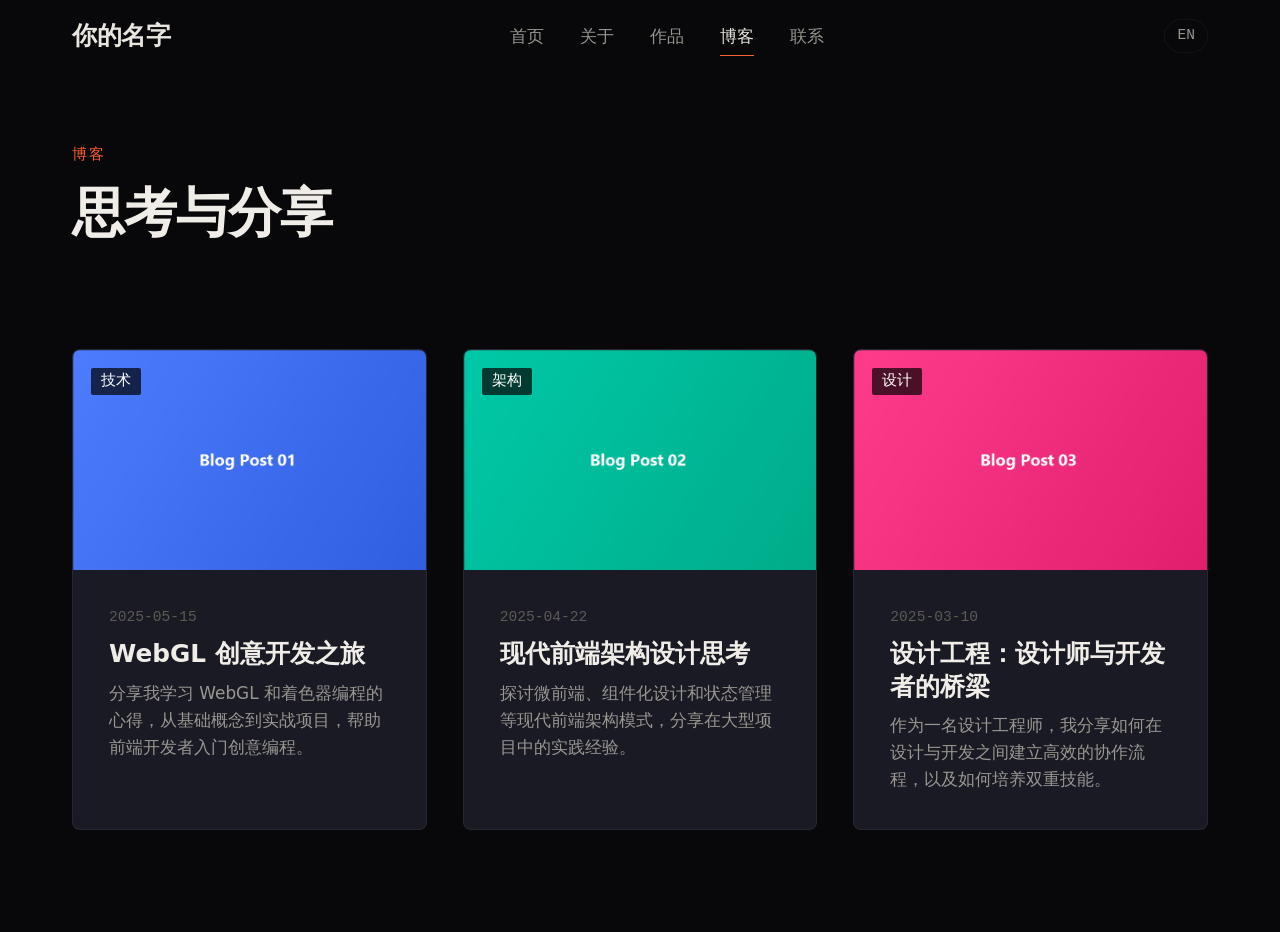
<file: blog.html>
<!DOCTYPE html>
<html lang="zh-CN">
<head>
<meta charset="UTF-8">
<meta name="viewport" content="width=device-width,initial-scale=1.0">
<link rel="icon" type="image/svg+xml" href="assets/images/general/favicon.svg">
<title>Blog — Your Name</title>
<link rel="stylesheet" href="css/reset.css">
<link rel="stylesheet" href="css/variables.css">
<link rel="stylesheet" href="css/base.css">
<link rel="stylesheet" href="css/layout.css">
<link rel="stylesheet" href="css/navigation.css">
<link rel="stylesheet" href="css/blog.css">
<link rel="stylesheet" href="css/cursor.css">
<link rel="stylesheet" href="css/animations.css">
<link rel="stylesheet" href="css/responsive.css">
<script src="data/site-config.js"></script>
<script src="data/translations.js"></script>
<script src="data/blog-posts.js"></script>
</head>
<body>

<div class="custom-cursor" aria-hidden="true"></div>

<header class="nav" id="nav">
  <div class="nav__inner">
    <a href="index.html" class="nav__logo" data-i18n="hero.name">Your Name</a>
    <nav class="nav__links" id="navLinks">
      <a href="index.html" class="nav__link" data-i18n="nav.home">Home</a>
      <a href="index.html#about" class="nav__link" data-i18n="nav.about">About</a>
      <a href="index.html#portfolio" class="nav__link" data-i18n="nav.portfolio">Portfolio</a>
      <a href="blog.html" class="nav__link active" data-i18n="nav.blog">Blog</a>
      <a href="index.html#contact" class="nav__link" data-i18n="nav.contact">Contact</a>
    </nav>
    <div class="nav__actions">
      <button class="nav__lang" data-lang-toggle data-i18n="lang.switch">EN</button>
      <button class="nav__burger" id="navBurger" aria-label="Menu" aria-expanded="false">
        <span></span><span></span><span></span>
      </button>
    </div>
  </div>
</header>

<main class="blog-post" id="blogPost">
  <a href="blog.html" class="blog-post__back" data-i18n="blog.back" id="blogBack">← Back to list</a>
  <div class="blog-post__meta" id="blogMeta"></div>
  <h1 class="blog-post__title" id="blogTitle"></h1>
  <div class="blog-post__body" id="blogBody"></div>
  <nav class="blog-post__nav" id="blogPostNav"></nav>
</main>

<div class="blog-listing" id="blogListing">
  <section style="padding-top:calc(var(--nav-height) + var(--space-xl))">
    <div class="section-inner">
      <div class="blog__header">
        <div>
          <p class="section-label" data-i18n="blog.label">Blog</p>
          <h2 class="section-heading" data-i18n="blog.heading" data-reveal>Thoughts<span> & </span>insights</h2>
        </div>
      </div>
      <div class="blog__grid" id="blogGrid"></div>
    </div>
  </section>
</div>

<script src="js/core/utils.js"></script>
<script src="js/core/i18n.js"></script>
<script src="js/core/theme.js"></script>
<script src="js/components/navigation.js"></script>
<script src="js/components/cursor.js"></script>
<script src="js/components/blog.js"></script>
<script src="js/components/animations.js"></script>
<script>
(function(){
  'use strict';
  function init(){
    var C=window.__CONFIG||{defaultLanguage:'zh-CN'};
    if(window.App.I18n)window.App.I18n.init(C);
    if(window.App.Theme)window.App.Theme.init(C);
    if(window.App.Navigation)window.App.Navigation.init();
    if(window.App.Cursor)window.App.Cursor.init();
    if(window.App.Animations)window.App.Animations.init();
    if(window.App.Blog)window.App.Blog.init();
    document.documentElement.classList.add('app-ready');
  }
  if(document.readyState==='loading'){document.addEventListener('DOMContentLoaded',init)}
  else{init()}
})();
</script>
</body>
</html>
</file>
<file: css/variables.css>
:root{
  --font-sans:'Inter','PingFang SC','Microsoft YaHei','Noto Sans SC',system-ui,-apple-system,sans-serif;
  --font-mono:'JetBrains Mono','Cascadia Code','Fira Code',Consolas,monospace;
  --font-display:'Clash Display','PingFang SC','Microsoft YaHei',sans-serif;

  --text-xs:clamp(0.75rem,0.7rem + 0.2vw,0.8125rem);
  --text-sm:clamp(0.875rem,0.8rem + 0.3vw,0.9375rem);
  --text-base:clamp(1rem,0.9rem + 0.4vw,1.125rem);
  --text-lg:clamp(1.125rem,1rem + 0.6vw,1.375rem);
  --text-xl:clamp(1.5rem,1.2rem + 1.2vw,2.5rem);
  --text-2xl:clamp(2rem,1.5rem + 2vw,4.5rem);
  --text-3xl:clamp(3rem,2rem + 5vw,9rem);
  --text-4xl:clamp(4rem,3rem + 7vw,13rem);

  --space-xs:0.25rem;
  --space-sm:0.5rem;
  --space-md:1rem;
  --space-lg:2rem;
  --space-xl:4rem;
  --space-2xl:8rem;
  --space-3xl:12rem;
  --space-section:clamp(5rem,8vw,12rem);

  --color-bg:#08080a;
  --color-surface:#121218;
  --color-surface-raised:#1a1a24;
  --color-text-primary:#f0ede8;
  --color-text-secondary:#989690;
  --color-text-muted:#5c5a55;
  --color-accent:#ff5e2c;
  --color-accent-glow:rgba(255,94,44,0.3);
  --color-border:rgba(255,255,255,0.06);
  --color-border-hover:rgba(255,255,255,0.15);

  --ease-out-expo:cubic-bezier(0.16,1,0.3,1);
  --ease-out-back:cubic-bezier(0.34,1.56,0.64,1);
  --ease-in-out:cubic-bezier(0.65,0,0.35,1);
  --duration-fast:150ms;
  --duration-normal:400ms;
  --duration-slow:700ms;
  --duration-slower:1200ms;

  --max-width:1400px;
  --nav-height:72px;
  --cursor-size:28px;

  --z-base:1;
  --z-content:10;
  --z-nav:100;
  --z-overlay:200;
  --z-cursor:500;
  --z-loader:1000;
}

[lang="zh-CN"]{--font-sans:'PingFang SC','Microsoft YaHei','Noto Sans SC','Inter',system-ui,-apple-system,sans-serif}
</file>
<file: css/base.css>
html{background:var(--color-bg);color:var(--color-text-primary);font-family:var(--font-sans);font-size:var(--text-base);scroll-behavior:smooth}
html.app-ready .page-loader{opacity:0;pointer-events:none}
html.app-ready .page-loader .loader-bar{transform:scaleX(1);transform-origin:left}

::selection{background:var(--color-accent);color:#fff}

h1{font-family:var(--font-display);font-weight:700;letter-spacing:-0.03em;line-height:0.9}
h2{font-family:var(--font-display);font-weight:600;letter-spacing:-0.02em;line-height:1.05}
h3{font-weight:600;line-height:1.2}

.section-label{font-family:var(--font-mono);font-size:var(--text-xs);color:var(--color-accent);text-transform:uppercase;letter-spacing:0.15em;margin-bottom:var(--space-md)}
.section-heading{font-size:var(--text-2xl);margin-bottom:var(--space-lg)}
.section-heading .num{font-family:var(--font-mono);font-size:var(--text-sm);color:var(--color-text-muted);display:block;margin-bottom:var(--space-sm);letter-spacing:0.1em}

[data-i18n]{transition:opacity var(--duration-fast)}

.page-loader{position:fixed;inset:0;z-index:var(--z-loader);background:var(--color-bg);display:flex;align-items:center;justify-content:center;transition:opacity var(--duration-slow) var(--ease-out-expo);pointer-events:auto}
.loader-bar{width:200px;height:2px;background:var(--color-accent);transform:scaleX(0);transform-origin:left;transition:transform 1.5s var(--ease-out-expo)}
</file>
<file: css/layout.css>
.page{max-width:100%;overflow-x:hidden}

section{padding:var(--space-section) var(--space-xl);position:relative}
section:nth-child(even){background:var(--color-surface)}

.section-inner{max-width:var(--max-width);margin:0 auto;width:100%}

.grid-2{display:grid;grid-template-columns:1fr 1fr;gap:var(--space-xl);align-items:start}

.content-col{max-width:65ch}

@media(max-width:768px){
  section{padding:var(--space-xl) var(--space-lg)}
  .grid-2{grid-template-columns:1fr;gap:var(--space-lg)}
}
</file>
<file: css/navigation.css>
/* Navigation */
.nav{position:fixed;top:0;left:0;right:0;z-index:var(--z-nav);padding:0 var(--space-xl);height:var(--nav-height);display:flex;align-items:center;transition:background var(--duration-normal),transform var(--duration-normal);mix-blend-mode:exclusion}
.nav--scrolled{background:rgba(8,8,10,0.85);backdrop-filter:blur(20px);-webkit-backdrop-filter:blur(20px);mix-blend-mode:normal;border-bottom:1px solid var(--color-border)}
.nav--hidden{transform:translateY(-100%)}
.nav__inner{display:flex;align-items:center;justify-content:space-between;width:100%;max-width:var(--max-width);margin:0 auto}
.nav__logo{font-family:var(--font-display);font-size:var(--text-lg);font-weight:700;letter-spacing:-0.02em}
.nav__links{display:flex;gap:var(--space-lg)}
.nav__link{font-size:var(--text-sm);color:var(--color-text-secondary);transition:color var(--duration-fast);position:relative;padding:var(--space-xs) 0}
.nav__link::after{content:'';position:absolute;bottom:-2px;left:0;width:100%;height:1px;background:var(--color-accent);transform:scaleX(0);transform-origin:right;transition:transform var(--duration-normal) var(--ease-out-expo)}
.nav__link:hover,.nav__link.active{color:var(--color-text-primary)}
.nav__link.active::after{transform:scaleX(1);transform-origin:left}
.nav__actions{display:flex;align-items:center;gap:var(--space-md)}
.nav__lang{font-family:var(--font-mono);font-size:var(--text-xs);color:var(--color-text-secondary);border:1px solid var(--color-border);padding:4px 12px;border-radius:20px;transition:all var(--duration-fast);cursor:pointer}
.nav__lang:hover{color:var(--color-text-primary);border-color:var(--color-border-hover)}
.nav__burger{display:none;flex-direction:column;gap:5px;padding:var(--space-sm);cursor:pointer}
.nav__burger span{display:block;width:22px;height:1.5px;background:var(--color-text-primary);transition:transform var(--duration-normal) var(--ease-out-expo),opacity var(--duration-fast)}
.nav__burger.active span:nth-child(1){transform:rotate(45deg) translate(4px,5px)}
.nav__burger.active span:nth-child(2){opacity:0}
.nav__burger.active span:nth-child(3){transform:rotate(-45deg) translate(4px,-5px)}
.nav__burger span:nth-child(3){display:none}
.nav__burger.active span:nth-child(3){display:block}

@media(max-width:768px){
  .nav__links{position:fixed;inset:0;background:var(--color-bg);flex-direction:column;align-items:center;justify-content:center;gap:var(--space-xl);opacity:0;pointer-events:none;transition:opacity var(--duration-normal)}
  .nav__links.open{opacity:1;pointer-events:auto}
  .nav__link{font-size:var(--text-2xl)}
  .nav__burger{display:flex}
}
</file>
<file: css/blog.css>
/* Blog */
.blog__header{display:flex;justify-content:space-between;align-items:flex-end;margin-bottom:var(--space-xl)}

.blog__grid{display:grid;grid-template-columns:repeat(3,1fr);gap:var(--space-lg)}

.blog-card{display:block;border-radius:8px;overflow:hidden;background:var(--color-surface-raised);border:1px solid var(--color-border);transition:transform var(--duration-normal) var(--ease-out-expo),border-color var(--duration-fast)}
.blog-card:hover{transform:translateY(-4px);border-color:var(--color-border-hover)}
.blog-card__img-wrap{position:relative;aspect-ratio:16/10;overflow:hidden}
.blog-card__img{width:100%;height:100%;object-fit:cover;transition:transform var(--duration-slow) var(--ease-out-expo)}
.blog-card:hover .blog-card__img{transform:scale(1.05)}
.blog-card__category{position:absolute;top:var(--space-md);left:var(--space-md);font-family:var(--font-mono);font-size:var(--text-xs);background:rgba(0,0,0,0.7);color:#fff;padding:2px 10px;border-radius:2px}
.blog-card__body{padding:var(--space-lg)}
.blog-card__date{font-family:var(--font-mono);font-size:var(--text-xs);color:var(--color-text-muted);display:block;margin-bottom:var(--space-sm)}
.blog-card__title{font-size:var(--text-lg);font-weight:600;margin-bottom:var(--space-sm);line-height:1.3;display:-webkit-box;-webkit-line-clamp:2;-webkit-box-orient:vertical;overflow:hidden}
.blog-card__excerpt{font-size:var(--text-sm);color:var(--color-text-secondary);line-height:1.6;display:-webkit-box;-webkit-line-clamp:3;-webkit-box-orient:vertical;overflow:hidden}

/* Blog post page */
.blog-post{max-width:720px;margin:0 auto;padding:calc(var(--nav-height) + var(--space-2xl)) var(--space-xl) var(--space-2xl)}
.blog-post__back{font-family:var(--font-mono);font-size:var(--text-sm);color:var(--color-text-muted);display:inline-flex;align-items:center;gap:var(--space-sm);margin-bottom:var(--space-xl);transition:color var(--duration-fast)}
.blog-post__back:hover{color:var(--color-text-primary)}
.blog-post__meta{font-family:var(--font-mono);font-size:var(--text-xs);color:var(--color-text-muted);margin-bottom:var(--space-lg)}
.blog-post__meta span{margin-right:var(--space-lg)}
.blog-post__title{font-size:var(--text-2xl);margin-bottom:var(--space-xl)}
.blog-post__body{font-size:var(--text-base);color:var(--color-text-secondary);line-height:1.9}
.blog-post__body h2{font-size:var(--text-xl);color:var(--color-text-primary);margin:var(--space-xl) 0 var(--space-md)}
.blog-post__body h3{font-size:var(--text-lg);color:var(--color-text-primary);margin:var(--space-lg) 0 var(--space-sm)}
.blog-post__body p{margin-bottom:var(--space-md)}
.blog-post__body pre{background:var(--color-surface-raised);padding:var(--space-lg);border-radius:8px;overflow-x:auto;font-family:var(--font-mono);font-size:var(--text-sm);margin-bottom:var(--space-md);border:1px solid var(--color-border)}
.blog-post__body code{font-family:var(--font-mono);font-size:0.9em;background:var(--color-surface-raised);padding:2px 6px;border-radius:3px}
.blog-post__body pre code{background:none;padding:0}
.blog-post__nav{display:flex;justify-content:space-between;margin-top:var(--space-2xl);padding-top:var(--space-xl);border-top:1px solid var(--color-border)}

.blog__filter{display:flex;gap:var(--space-sm);flex-wrap:wrap;margin-bottom:var(--space-xl)}
.blog__filter-btn{font-family:var(--font-mono);font-size:var(--text-xs);padding:6px 16px;border:1px solid var(--color-border);border-radius:20px;color:var(--color-text-secondary);cursor:pointer;transition:all var(--duration-fast)}
.blog__filter-btn:hover,.blog__filter-btn.active{border-color:var(--color-accent);color:var(--color-accent)}

@media(max-width:1024px){
  .blog__grid{grid-template-columns:repeat(2,1fr)}
}
@media(max-width:768px){
  .blog__grid{grid-template-columns:1fr}
  .blog-post{padding:calc(var(--nav-height) + var(--space-xl)) var(--space-lg) var(--space-xl)}
}
</file>
<file: css/cursor.css>
/* Custom Cursor — morphs between dot / arrow / cross */
.custom-cursor{position:fixed;top:0;left:0;width:var(--cursor-size);height:var(--cursor-size);border:2px solid var(--color-accent);border-radius:50%;pointer-events:none;z-index:var(--z-cursor);mix-blend-mode:difference;transition:width var(--duration-fast),height var(--duration-fast),border-color var(--duration-fast),opacity var(--duration-fast),border-radius var(--duration-fast);will-change:transform;display:flex;align-items:center;justify-content:center;overflow:visible}
.custom-cursor--hidden{opacity:0}
.custom-cursor--clicking{width:calc(var(--cursor-size) * 0.7);height:calc(var(--cursor-size) * 0.7)}

/* SVG shape layers */
.custom-cursor__shape{position:absolute;width:0;height:0;opacity:0;transition:opacity 0.2s ease,transform 0.2s ease;color:var(--color-accent)}
/* Arrow: visible when in portfolio hover area */
.custom-cursor--arrow .custom-cursor__arrow{width:28px;height:28px;opacity:1}
/* Cross: visible when hovering clickable elements in portfolio */
.custom-cursor--cross .custom-cursor__cross{width:22px;height:22px;opacity:1}
/* Hide dot border when showing shapes */
.custom-cursor--arrow,.custom-cursor--cross{border-color:transparent;border-radius:0}

/* Hover: enlarge + ghost bg */
.custom-cursor--hover{width:calc(var(--cursor-size) * 2.8);height:calc(var(--cursor-size) * 2.8);background:rgba(255,255,255,0.06);border-color:transparent}

@media(pointer:coarse){.custom-cursor{display:none}}
</file>
<file: css/animations.css>
/* Animations */
[data-reveal]{opacity:0;transform:translateY(40px);transition:opacity var(--duration-slow) var(--ease-out-expo),transform var(--duration-slow) var(--ease-out-expo)}
[data-reveal].revealed{opacity:1;transform:translateY(0)}

[data-reveal-stagger].revealed > *:nth-child(1){transition-delay:0ms}
[data-reveal-stagger].revealed > *:nth-child(2){transition-delay:80ms}
[data-reveal-stagger].revealed > *:nth-child(3){transition-delay:160ms}
[data-reveal-stagger].revealed > *:nth-child(4){transition-delay:240ms}
[data-reveal-stagger].revealed > *:nth-child(5){transition-delay:320ms}
[data-reveal-stagger].revealed > *:nth-child(6){transition-delay:400ms}

.fade-in{animation:fadeIn var(--duration-slow) var(--ease-out-expo) forwards}
@keyframes fadeIn{from{opacity:0;transform:translateY(20px)}to{opacity:1;transform:translateY(0)}}

.slide-in-left{animation:slideInLeft var(--duration-slow) var(--ease-out-expo) forwards}
@keyframes slideInLeft{from{opacity:0;transform:translateX(-40px)}to{opacity:1;transform:translateX(0)}}

.slide-in-right{animation:slideInRight var(--duration-slow) var(--ease-out-expo) forwards}
@keyframes slideInRight{from{opacity:0;transform:translateX(40px)}to{opacity:1;transform:translateX(0)}}
</file>
<file: css/responsive.css>
/* Responsive */
@media(max-width:1024px){
  :root{--nav-height:64px}
}
@media(max-width:768px){
  :root{--nav-height:56px}
  section{padding:var(--space-xl) var(--space-md)}
  .section-heading{text-align:center}
  .section-label{text-align:center}
  .portfolio__header{flex-direction:column;align-items:center;gap:var(--space-md)}
  .portfolio__counter{font-size:var(--text-xl)}
  .grid-2{grid-template-columns:1fr;gap:var(--space-lg)}
  .about__bio{text-align:center}
  .blog__header{flex-direction:column;align-items:center;gap:var(--space-md);text-align:center}
  .contact__form-wrap{margin-top:var(--space-xl)}
  .portfolio__instructions{display:none}
}
@media(max-width:480px){
  .hero__name{font-size:clamp(3rem,10vw,5rem)}
  .hero__role{font-size:var(--text-lg)}
}
</file>
